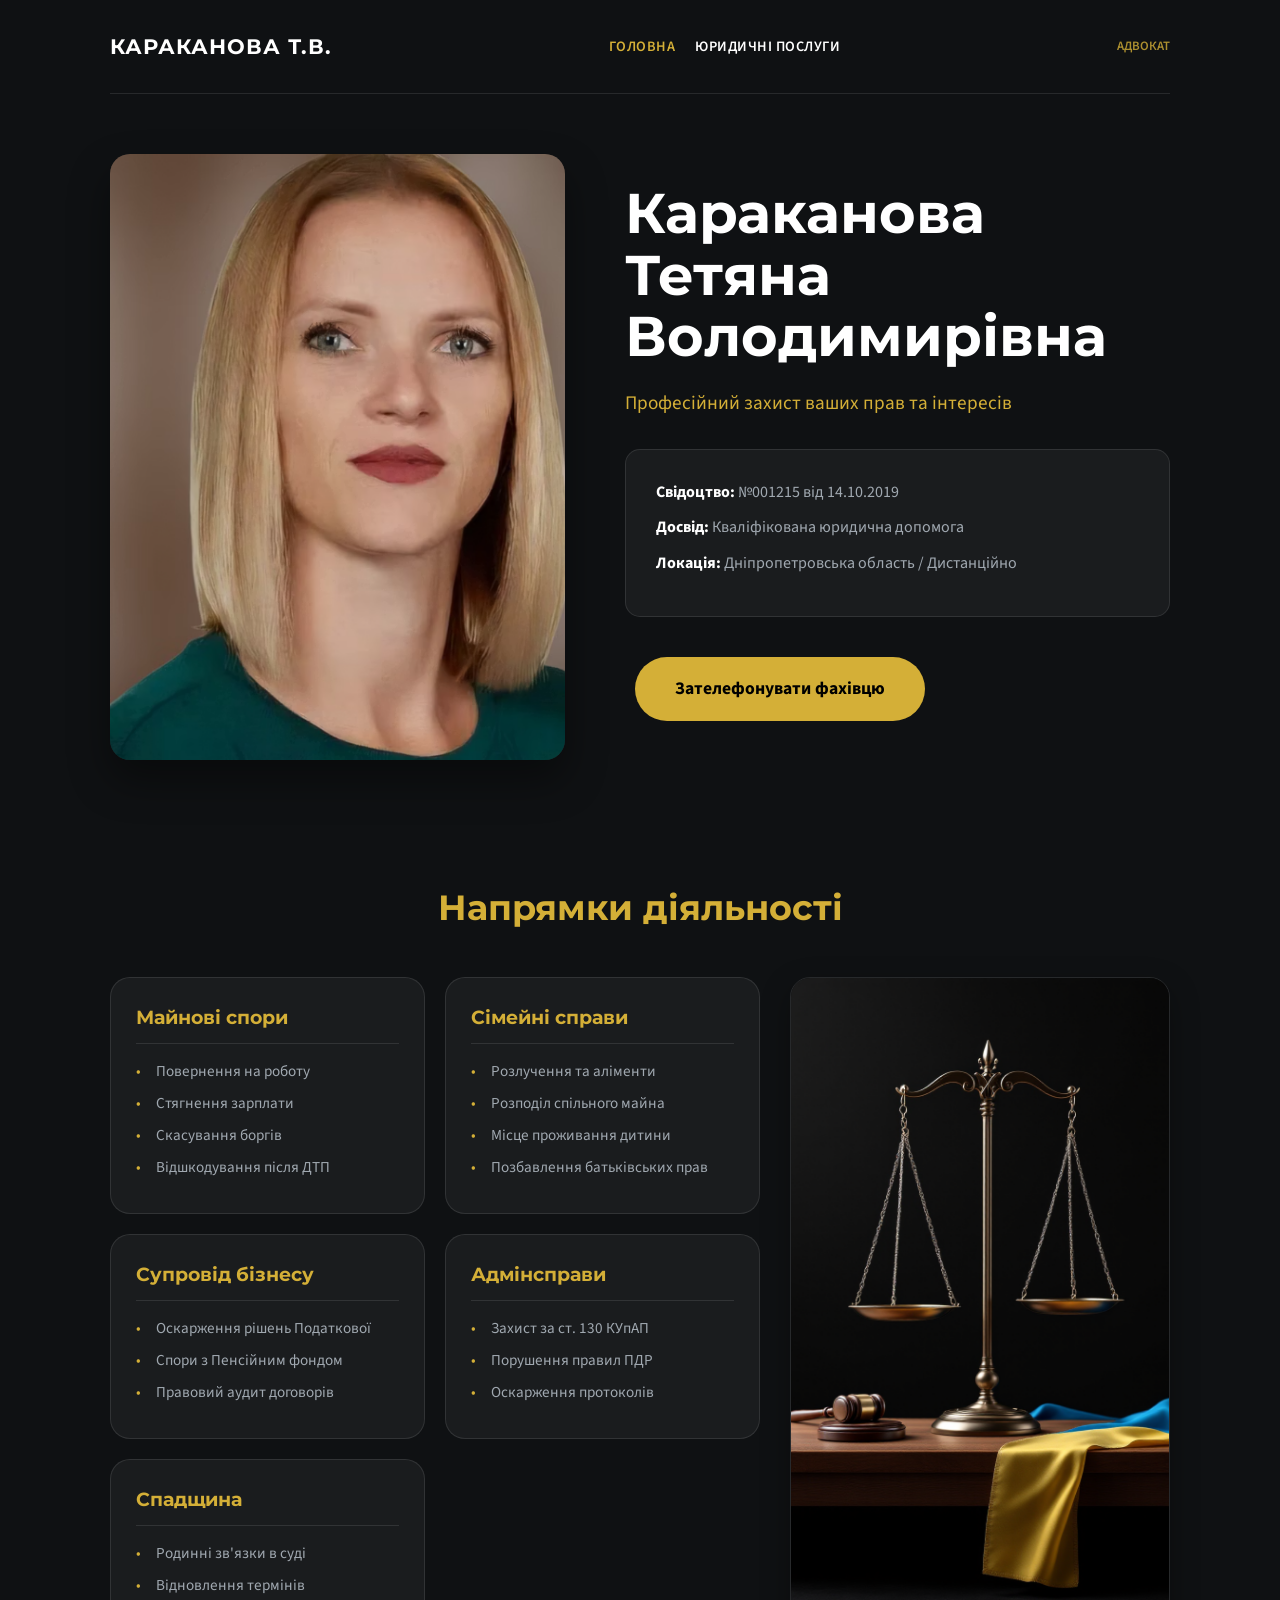
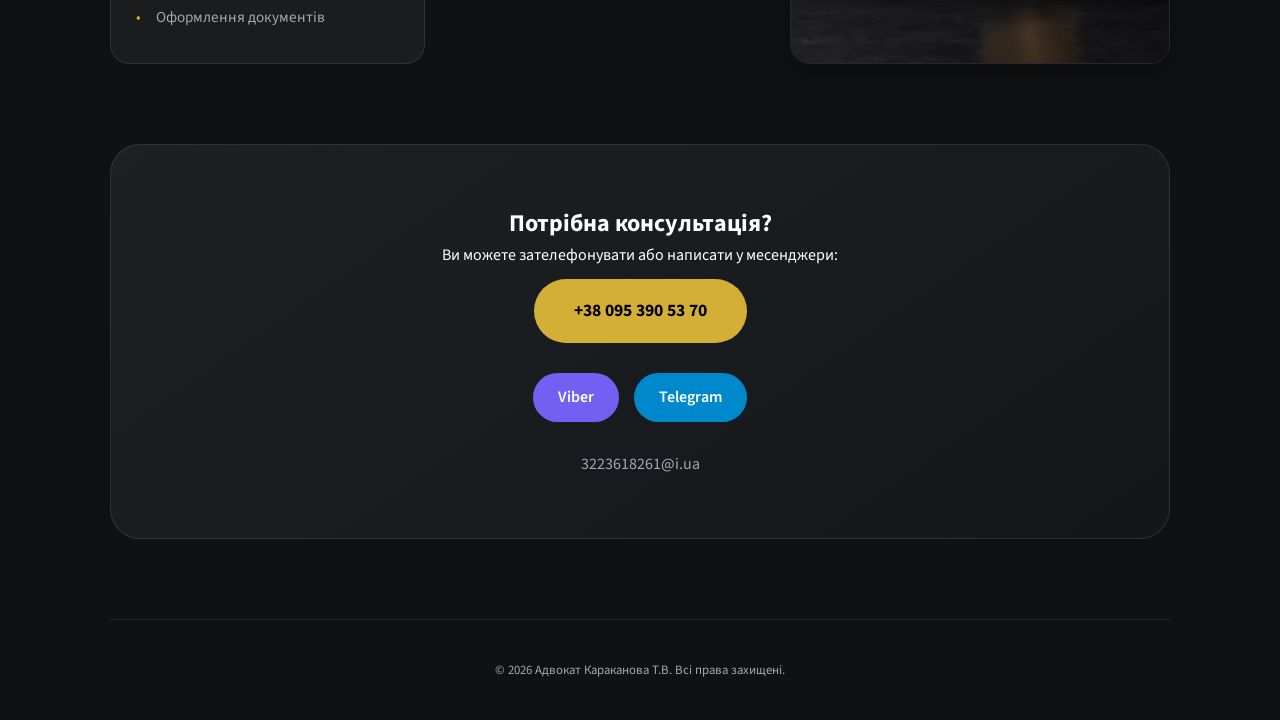
<file: index.html>
<!DOCTYPE html>
<html lang="uk">
<head>
    <meta charset="UTF-8">
    <meta name="viewport" content="width=device-width, initial-scale=1.0">
    <title>Адвокат Дніпро — Караканова Тетяна — Юрист</title>
    <meta name="description" content="Адвокат Караканова Тетяна Володимирівна. Свідоцтво №001215. Професійна юридична допомога, захист у судах та консультації.">
    <link rel="icon" type="image/png" href="favicon.png">
    <link rel="apple-touch-icon" href="favicon.png">
    <link rel="canonical" href="https://advokat-karakanova-urist.cx.ua/">
    <link href="https://fonts.googleapis.com/css2?family=Montserrat:wght@400;600;700&family=Source+Sans+3:wght@300;400;600&display=swap" rel="stylesheet">
    
    <style>
        :root { 
            --bg-dark: #0f1113; 
            --bg-card: #1a1c1e; 
            --accent: #d4af37; 
            --text-main: #ffffff; 
            --text-muted: #a0a8b0; 
            --border: rgba(255, 255, 255, 0.1); 
        }
        
        * { margin: 0; padding: 0; box-sizing: border-box; }
        
        body { 
            font-family: 'Source Sans 3', sans-serif; 
            background-color: var(--bg-dark); 
            color: var(--text-main); 
            line-height: 1.6; 
            overflow-x: hidden;
        }

        .container { max-width: 1100px; margin: 0 auto; padding: 0 20px; }

        header { 
            padding: 30px 0; 
            display: flex; 
            justify-content: space-between; 
            align-items: center; 
            border-bottom: 1px solid var(--border); 
        }

        /* Стилі для меню навігації */
        nav { display: flex; gap: 20px; }
        nav a { 
            color: var(--text-main); 
            text-decoration: none; 
            font-weight: 600; 
            font-size: 0.9rem; 
            text-transform: uppercase; 
            letter-spacing: 0.5px;
            transition: 0.3s;
        }
        nav a:hover { color: var(--accent); }
        nav a.active { color: var(--accent); }

        .logo { font-family: 'Montserrat', sans-serif; font-size: 1.3rem; font-weight: 700; letter-spacing: 1px; }
        .status-badge { font-size: 0.8rem; color: var(--accent); text-transform: uppercase; font-weight: 600; opacity: 0.8; }

        .hero { 
            display: grid; 
            grid-template-columns: 1fr 1.2fr; 
            gap: 60px; 
            align-items: center; 
            padding: 60px 0; 
        }

        .hero-image-container { 
            border-radius: 20px; 
            overflow: hidden; 
            aspect-ratio: 3/4; 
            background: #222; 
            box-shadow: 0 20px 40px rgba(0,0,0,0.4); 
        }

        .hero-image-container img { width: 100%; height: 100%; object-fit: cover; }
        .hero-content h1 { font-family: 'Montserrat', sans-serif; font-size: clamp(2.3rem, 5vw, 3.5rem); line-height: 1.1; margin-bottom: 20px; }
        .subtitle { font-size: 1.2rem; color: var(--accent); margin-bottom: 30px; }

        .info-card { background: var(--bg-card); padding: 30px; border-radius: 15px; border: 1px solid var(--border); margin-bottom: 30px; }
        .info-card p { margin-bottom: 10px; color: var(--text-muted); }
        .info-card strong { color: var(--text-main); }

        .section-title { font-family: 'Montserrat', sans-serif; font-size: 2.2rem; margin: 60px 0 40px; text-align: center; color: var(--accent); }

        .services-layout {
            display: grid;
            grid-template-columns: 1fr 380px;
            gap: 30px;
            margin-bottom: 80px;
            align-items: start;
        }

        .services-grid-inner {
            display: grid;
            grid-template-columns: repeat(auto-fit, minmax(300px, 1fr));
            gap: 20px;
        }

        .service-card { 
            background: var(--bg-card); 
            padding: 25px; 
            border-radius: 20px; 
            border: 1px solid var(--border); 
        }

        .service-card h3 { color: var(--accent); margin-bottom: 15px; border-bottom: 1px solid var(--border); padding-bottom: 10px; font-family: 'Montserrat', sans-serif; }
        .service-card ul { list-style: none; }
        .service-card ul li { position: relative; padding-left: 20px; margin-bottom: 8px; font-size: 0.95rem; color: var(--text-muted); }
        .service-card ul li::before { content: "•"; position: absolute; left: 0; color: var(--accent); }

        .side-image-container {
            border-radius: 20px;
            overflow: hidden;
            height: 100%;
            min-height: 500px;
            border: 1px solid var(--border);
            box-shadow: 0 10px 30px rgba(0,0,0,0.3);
        }

        .side-image-container img { width: 100%; height: 100%; object-fit: cover; }

        .cta-section { 
            background: linear-gradient(145deg, #1e2124, #141618); 
            padding: 60px 20px; 
            border-radius: 30px; 
            text-align: center; 
            margin-bottom: 80px; 
            border: 1px solid var(--border); 
        }

        .btn-contact { display: inline-block; background: var(--accent); color: #000; padding: 18px 40px; border-radius: 50px; text-decoration: none; font-weight: 700; margin: 10px; font-size: 1.1rem; }
        .messenger-btns { margin-top: 20px; display: flex; justify-content: center; gap: 15px; flex-wrap: wrap; }
        .btn-msgr { padding: 12px 25px; border-radius: 50px; text-decoration: none; font-weight: 600; color: #fff; }
        .viber { background: #7360f2; }
        .telegram { background: #0088cc; }
        .email-link { display: block; margin-top: 30px; color: var(--text-muted); text-decoration: none; font-weight: 400; }

        footer { text-align: center; padding: 40px; color: var(--text-muted); border-top: 1px solid var(--border); font-size: 0.8rem; }

        @media (max-width: 1000px) {
            header { flex-direction: column; gap: 15px; }
            .hero { grid-template-columns: 1fr; text-align: center; }
            .hero-image-container { max-width: 400px; margin: 0 auto; }
            .services-layout { grid-template-columns: 1fr; }
            .side-image-container { display: none; }
        }
    </style>
</head>
<body>

    <div class="container">
        <header>
            <div class="logo">КАРАКАНОВА Т.В.</div>
            <nav>
                <a href="index.html" class="active">Головна</a>
                <a href="poslugy.html">Юридичні Послуги</a>
            </nav>
            <div class="status-badge">Адвокат</div>
        </header>

        <section class="hero">
            <div class="hero-image-container">
                <img src="karakanova-photo.JPG" alt="Адвокат Караканова Тетяна Володимирівна">
            </div>
            <div class="hero-content">
                <h1>Караканова<br>Тетяна Володимирівна</h1>
                <p class="subtitle">Професійний захист ваших прав та інтересів</p>
                <div class="info-card">
                    <p><strong>Свідоцтво:</strong> №001215 від 14.10.2019</p>
                    <p><strong>Досвід:</strong> Кваліфікована юридична допомога</p>
                    <p><strong>Локація:</strong> Дніпропетровська область / Дистанційно</p>
                </div>
                <a href="tel:+380953905370" class="btn-contact">Зателефонувати фахівцю</a>
            </div>
        </section>

        <h2 class="section-title">Напрямки діяльності</h2>

        <div class="services-layout">
            <div class="services-grid-inner">
                <div class="service-card">
                    <h3>Майнові спори</h3>
                    <ul>
                        <li>Повернення на роботу</li>
                        <li>Стягнення зарплати</li>
                        <li>Скасування боргів</li>
                        <li>Відшкодування після ДТП</li>
                    </ul>
                </div>
                <div class="service-card">
                    <h3>Сімейні справи</h3>
                    <ul>
                        <li>Розлучення та аліменти</li>
                        <li>Розподіл спільного майна</li>
                        <li>Місце проживання дитини</li>
                        <li>Позбавлення батьківських прав</li>
                    </ul>
                </div>
                <div class="service-card">
                    <h3>Супровід бізнесу</h3>
                    <ul>
                        <li>Оскарження рішень Податкової</li>
                        <li>Спори з Пенсійним фондом</li>
                        <li>Правовий аудит договорів</li>
                    </ul>
                </div>
                <div class="service-card">
                    <h3>Адмінсправи</h3>
                    <ul>
                        <li>Захист за ст. 130 КУпАП</li>
                        <li>Порушення правил ПДР</li>
                        <li>Оскарження протоколів</li>
                    </ul>
                </div>
                <div class="service-card">
                    <h3>Спадщина</h3>
                    <ul>
                        <li>Родинні зв'язки в суді</li>
                        <li>Відновлення термінів</li>
                        <li>Оформлення документів</li>
                    </ul>
                </div>
            </div>

            <div class="side-image-container">
                <img src="services-side.jpg" alt="Юридичні послуги">
            </div>
        </div>

        <section class="cta-section">
            <h2>Потрібна консультація?</h2>
            <p>Ви можете зателефонувати або написати у месенджери:</p>
            <a href="tel:+380953905370" class="btn-contact">+38 095 390 53 70</a>
            <div class="messenger-btns">
                <a href="viber://chat?number=%2B380953905370" class="btn-msgr viber">Viber</a>
                <a href="https://t.me/Tatiana_Karakanova" class="btn-msgr telegram">Telegram</a>
            </div>
            <a href="mailto:3223618261@i.ua" class="email-link">3223618261@i.ua</a>
        </section>

        <footer>
            &copy; 2026 Адвокат Караканова Т.В. Всі права захищені.
        </footer>
    </div>
</body>
</html>
</file>
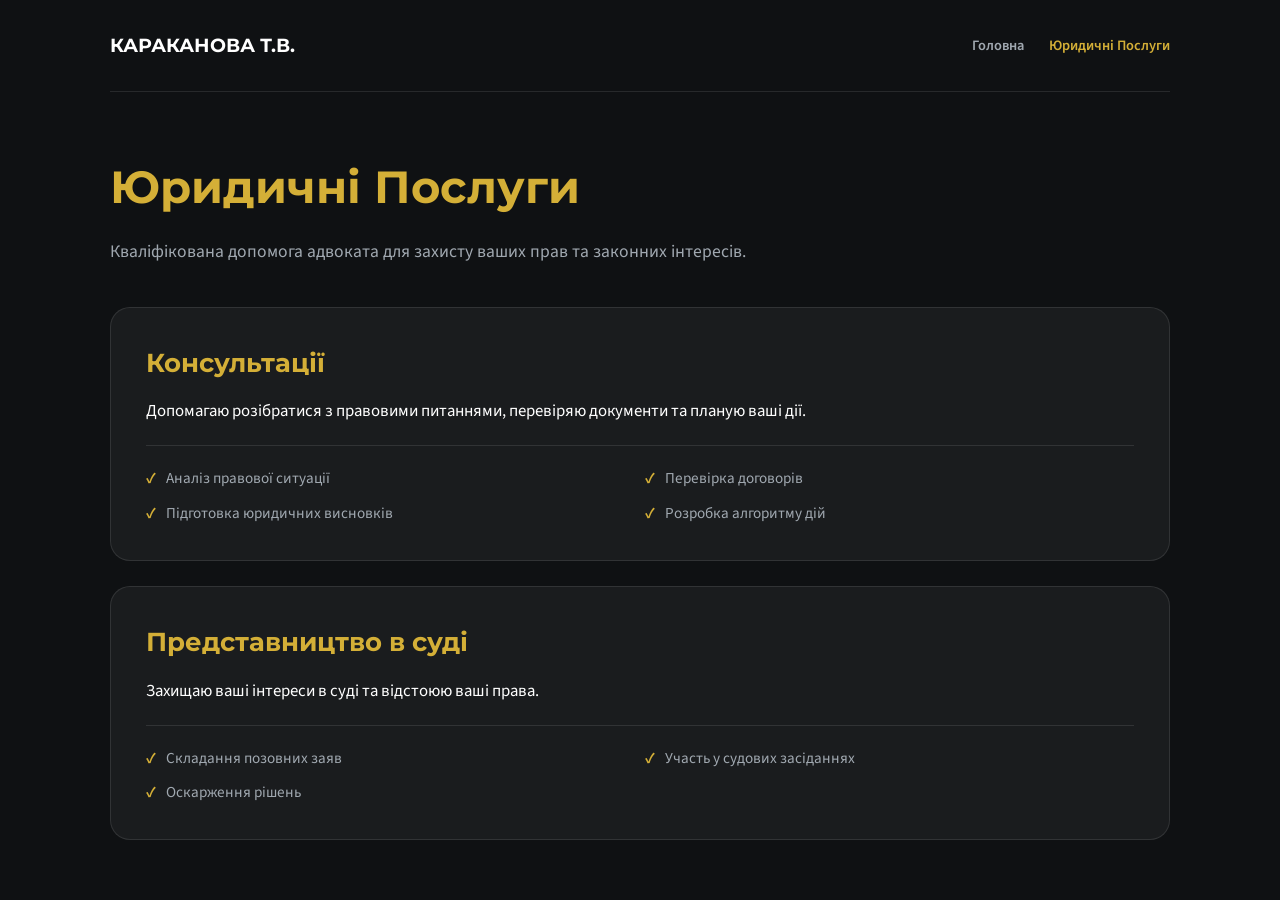
<file: poslugy.html>
<!DOCTYPE html>
<html lang="uk">
<head>
    <meta charset="UTF-8">
    <meta name="viewport" content="width=device-width, initial-scale=1.0">
    <title>Юридичні послуги — Адвокат Караканова Т.В.</title>
    <link href="https://fonts.googleapis.com/css2?family=Montserrat:wght@400;600;700&family=Source+Sans+3:wght@300;400;600&display=swap" rel="stylesheet">
    <style>
        :root { 
            --bg-dark: #0f1113; 
            --bg-card: #1a1c1e; 
            --accent: #d4af37; 
            --text-main: #ffffff; 
            --text-muted: #a0a8b0; 
            --border: rgba(255, 255, 255, 0.1); 
        }
        
        * { margin: 0; padding: 0; box-sizing: border-box; }
        
        body { 
            font-family: 'Source Sans 3', sans-serif; 
            background-color: var(--bg-dark); 
            color: var(--text-main); 
            line-height: 1.6; 
        }

        .container { max-width: 1100px; margin: 0 auto; padding: 0 20px; }

        header { 
            padding: 30px 0; 
            display: flex; 
            justify-content: space-between; 
            align-items: center; 
            border-bottom: 1px solid var(--border); 
        }

        .logo { font-family: 'Montserrat', sans-serif; font-size: 1.2rem; font-weight: 700; color: #fff; text-decoration: none; }
        
        nav { display: flex; gap: 25px; }
        nav a { color: var(--text-muted); text-decoration: none; font-weight: 600; font-size: 0.9rem; transition: 0.3s; }
        nav a:hover, nav a.active { color: var(--accent); }

        .content-section { padding: 60px 0; }
        
        .page-header { margin-bottom: 40px; }
        .page-header h1 { font-family: 'Montserrat', sans-serif; font-size: 2.8rem; color: var(--accent); margin-bottom: 15px; }
        .page-header p { font-size: 1.1rem; color: var(--text-muted); max-width: 800px; }

        .services-detailed { display: grid; gap: 25px; }
        
        .detail-card { 
            background: var(--bg-card); 
            padding: 35px; 
            border-radius: 20px; 
            border: 1px solid var(--border); 
            transition: 0.3s;
        }

        .detail-card:hover { border-color: var(--accent); }

        .detail-card h2 { 
            font-family: 'Montserrat', sans-serif; 
            color: var(--accent); 
            margin-bottom: 15px; 
            font-size: 1.6rem; 
        }

        .detail-card p { color: var(--text-main); font-size: 1.05rem; margin-bottom: 20px; }
        
        .feature-list { list-style: none; display: grid; grid-template-columns: 1fr 1fr; gap: 10px; border-top: 1px solid var(--border); padding-top: 20px; }
        .feature-list li { position: relative; padding-left: 20px; color: var(--text-muted); font-size: 0.95rem; }
        .feature-list li::before { content: "✓"; position: absolute; left: 0; color: var(--accent); font-weight: bold; }

        .back-link { display: inline-block; margin-top: 40px; color: var(--accent); text-decoration: none; font-weight: 600; border-bottom: 1px dashed var(--accent); }

        footer { text-align: center; padding: 40px 0; color: var(--text-muted); border-top: 1px solid var(--border); margin-top: 60px; font-size: 0.8rem; }

        @media (max-width: 768px) {
            .page-header h1 { font-size: 2rem; }
            .feature-list { grid-template-columns: 1fr; }
            header { flex-direction: column; gap: 15px; text-align: center; }
        }
    </style>
</head>
<body>

    <div class="container">
        <header>
            <a href="index.html" class="logo">КАРАКАНОВА Т.В.</a>
            <nav>
                <a href="index.html">Головна</a>
                <a href="poslugy.html" class="active">Юридичні Послуги</a>
            </nav>
        </header>

        <main class="content-section">
            <div class="page-header">
                <h1>Юридичні Послуги</h1>
                <p>Кваліфікована допомога адвоката для захисту ваших прав та законних інтересів.</p>
            </div>

            <div class="services-detailed">
                <div class="detail-card">
                    <h2>Консультації</h2>
                    <p>Допомагаю розібратися з правовими питаннями, перевіряю документи та планую ваші дії.</p>
                    <ul class="feature-list">
                        <li>Аналіз правової ситуації</li>
                        <li>Перевірка договорів</li>
                        <li>Підготовка юридичних висновків</li>
                        <li>Розробка алгоритму дій</li>
                    </ul>
                </div>

                <div class="detail-card">
                    <h2>Представництво в суді</h2>
                    <p>Захищаю ваші інтереси в суді та відстоюю ваші права.</p>
                    <ul class="feature-list">
                        <li>Складання позовних заяв</li>
                        <li>Участь у судових засіданнях</li>
                        <li>Оскарження рішень</li>
</file>
